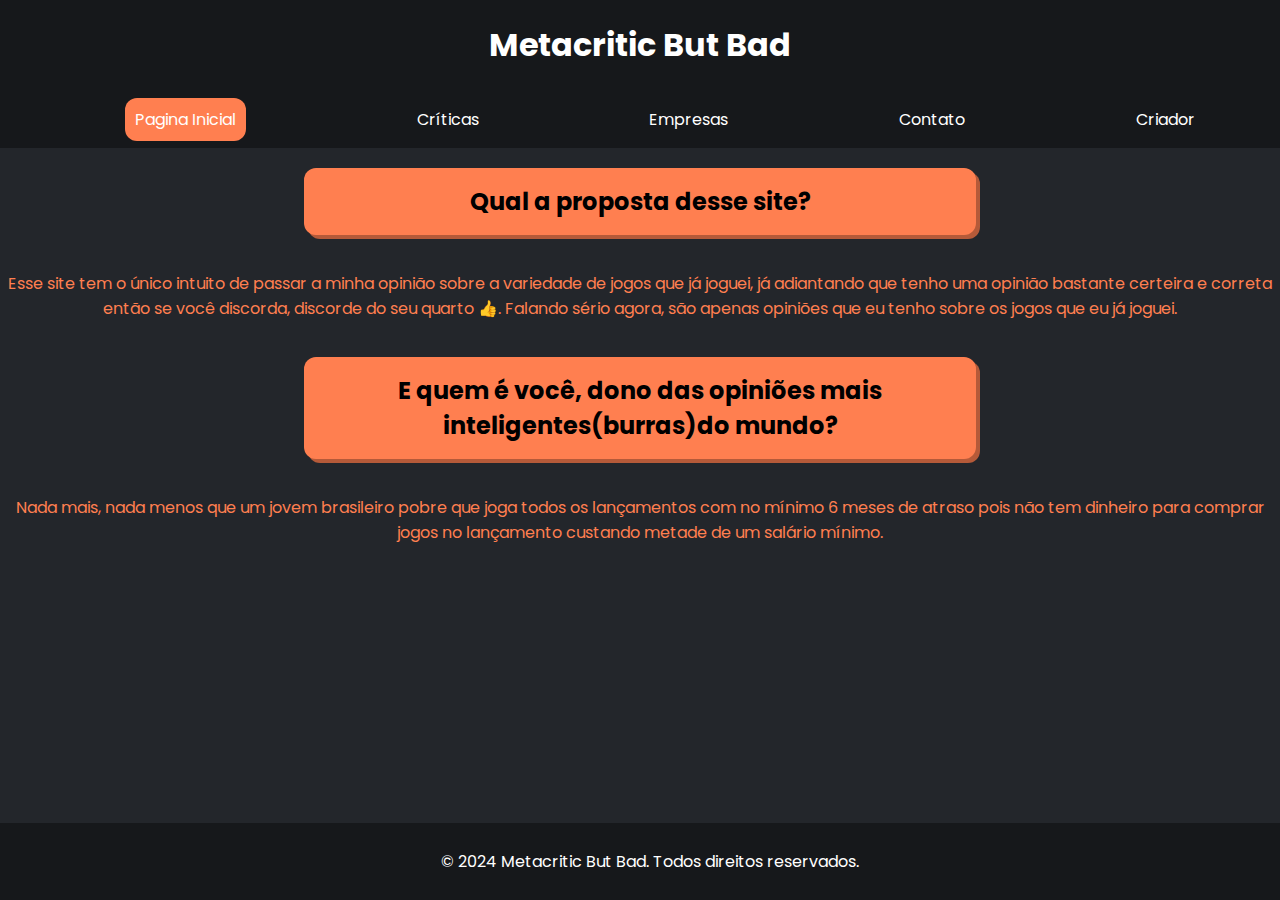
<file: Site-Critica/index.html>
<!DOCTYPE html>
<html lang="pt-br">

<head>
    <meta charset="UTF-8">
    <meta name="viewport" content="width=device-width, initial-scale = 1">
    <meta name="autor" content="Guilherme Padilha">
    <title>Página Inicial</title>
    <link rel="stylesheet" href="cssoriginal.css">
    <link rel="stylesheet" href="pagina_principal.css">
</head>

<body>
    <header>
        <h1>Metacritic But Bad</h1>
        <nav>
            <ul>
                <li><a id="index" href="index.html">Pagina Inicial</a></li>
                <li><a id="criticas" href="criticas.html">Críticas</a></li>
                <li><a id="empresas" href="empresas.html">Empresas</a></li>
                <li><a id="contato" href="contato.html">Contato</a></li>
                <li><a id="criador" href="criador.html">Criador</a></li>
            </ul>
        </nav>
    </header>
    <div>
        <h2 class="sobre">Qual a proposta desse site?</h2>
        <p>Esse site tem o único intuito de passar a minha opinião sobre a variedade de jogos que já joguei, já
            adiantando que tenho uma opinião bastante certeira e correta então se você discorda, discorde do seu quarto
            👍. Falando sério agora, são apenas opiniões que eu tenho sobre os jogos que eu já joguei.
        </p>
    </div>
    <div>
        <h2 class="sobre">E quem é você, dono das opiniões mais inteligentes(burras)do mundo?</h2>
        <p>Nada mais, nada menos que um jovem brasileiro pobre que joga todos os lançamentos com no mínimo 6 meses de
            atraso pois não tem dinheiro para comprar jogos no lançamento custando metade de um salário mínimo.</p>
    </div>

    <footer>
        <p>&copy; 2024 Metacritic But Bad. Todos direitos reservados.</p>
    </footer>
</body>

</html>
</file>
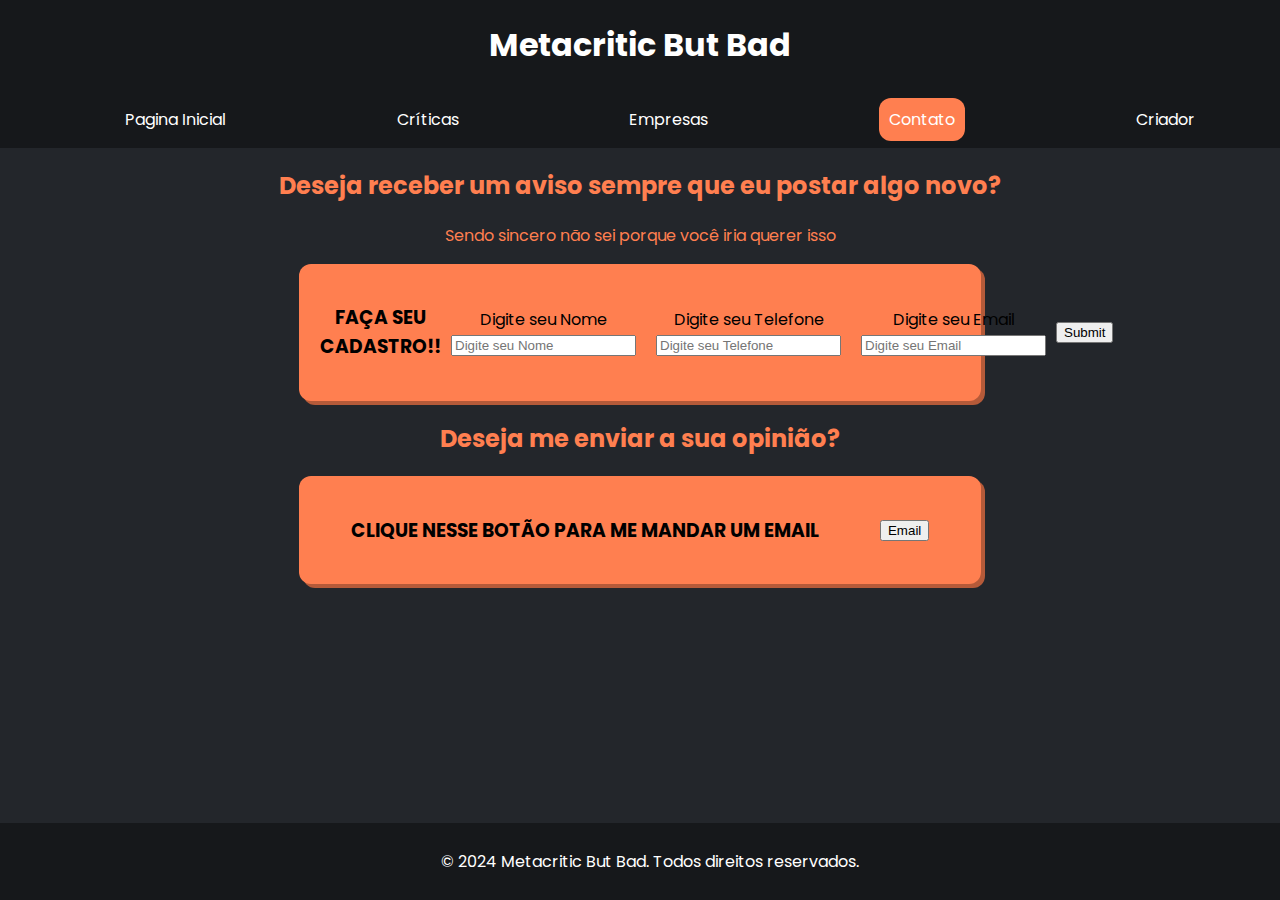
<file: Site-Critica/contato.html>
<!DOCTYPE html>
<html lang="pt-br">

<head>
    <meta charset="UTF-8">
    <meta name="viewport" content="width=device-width, initial-scale = 1">
    <meta name="autor" content="Guilherme Padilha">
    <title>Contato</title>
    <link rel="stylesheet" href="cssoriginal.css">
    <link rel="stylesheet" href="contato.css">
</head>

<body>
    <header>
        <h1>Metacritic But Bad</h1>
        <nav>
            <ul>
                <li><a id="index" href="index.html">Pagina Inicial</a></li>
                <li><a id="criticas" href="criticas.html">Críticas</a></li>
                <li><a id="empresas" href="empresas.html">Empresas</a></li>
                <li><a id="contato" href="contato.html">Contato</a></li>
                <li><a id="criador" href="criador.html">Criador</a></li>
            </ul>
        </nav>
    </header>

    <div class="contato">
        <h2>Deseja receber um aviso sempre que eu postar algo novo?</h2>
        <p>Sendo sincero não sei porque você iria querer isso</p>
    </div>
    <div class="card">
        <div class="formulario">
            <h3>FAÇA SEU CADASTRO!!</h3>
            <div class="cadastro">
                <label for="nome">Digite seu Nome</label>
                <input type="text" placeholder="Digite seu Nome">
            </div>
            <div class="cadastro">
                <label for="numero">Digite seu Telefone</label>
                <input type="number" placeholder="Digite seu Telefone">
            </div>

            <div class="cadastro">
                <label for="email">Digite seu Email</label>
                <input type="email" placeholder="Digite seu Email">
            </div>
            <input type="submit">
        </div>
    </div>

    <div class="contato">
        <h2>Deseja me enviar a sua opinião?</h2>
    </div>
    <div class="card">
        <div class="formulario">
            <h3>CLIQUE NESSE BOTÃO PARA ME MANDAR UM EMAIL</h3>
            <button><a href="mailto:guipadi86@gmail.com" target="_blank">Email</a></button>
        </div>
    </div>

    <footer>
        <p>&copy; 2024 Metacritic But Bad. Todos direitos reservados.</p>
    </footer>
</body>

</html>
</file>
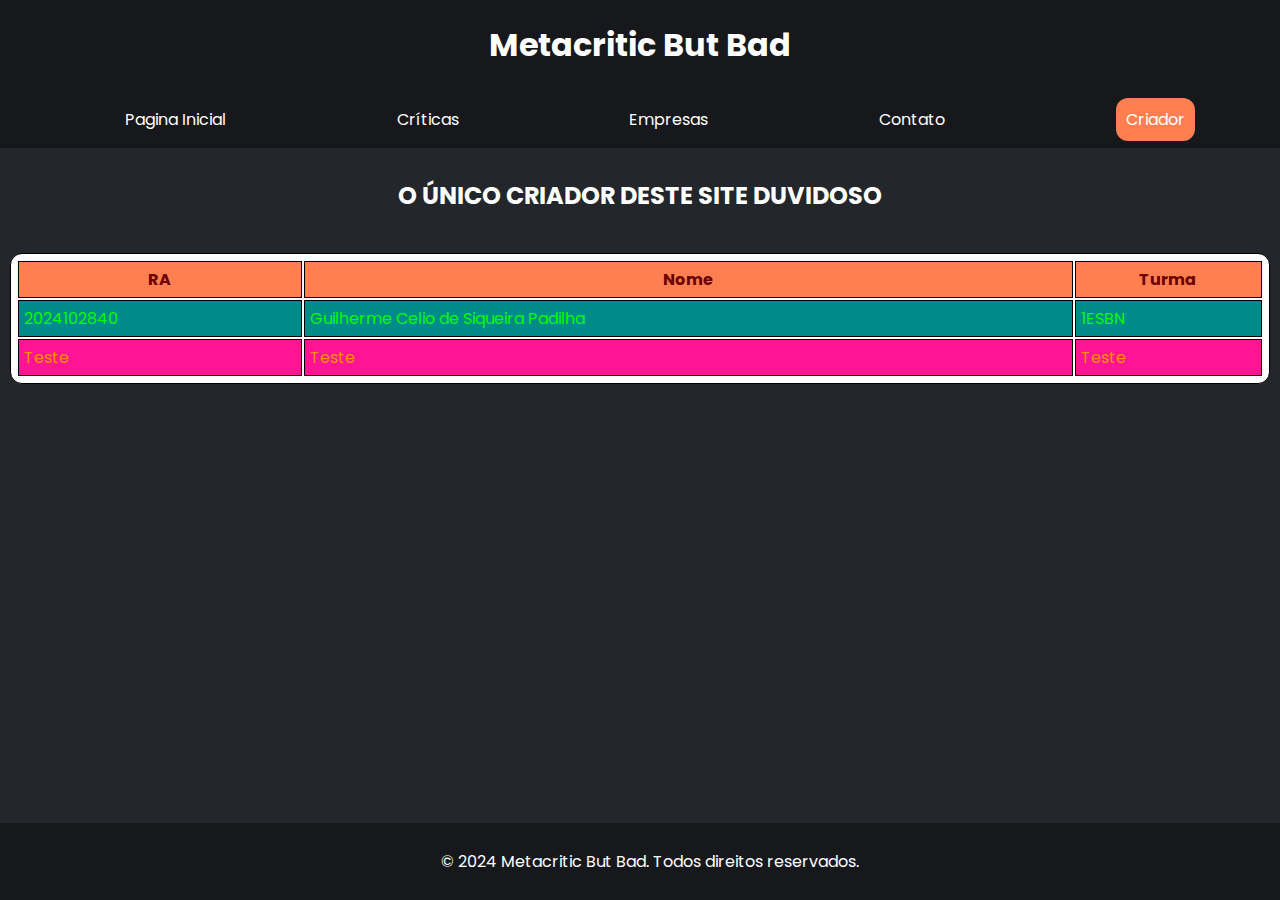
<file: Site-Critica/criador.html>
<!DOCTYPE html>
<html lang="pt-br">

<head>
    <meta charset="UTF-8">
    <meta name="viewport" content="width=device-width, initial-scale = 1">
    <meta name="autor" content="Guilherme Padilha">
    <title>Criador</title>
    <link rel="stylesheet" href="cssoriginal.css">
    <link rel="stylesheet" href="criador.css">
</head>

<body>
    <header>
        <h1>Metacritic But Bad</h1>
        <nav>
            <ul>
                <li><a id="index" href="index.html">Pagina Inicial</a></li>
                <li><a id="criticas" href="criticas.html">Críticas</a></li>
                <li><a id="empresas" href="empresas.html">Empresas</a></li>
                <li><a id="contato" href="contato.html">Contato</a></li>
                <li><a id="criador" href="criador.html">Criador</a></li>
            </ul>
        </nav>
    </header>

    <h2>O ÚNICO CRIADOR DESTE SITE DUVIDOSO</h2>
    <div>
        <table>
            <tr id="cabecalho">
                <th class="cabecalho">RA</th>
                <th class="cabecalho">Nome</th>
                <th class="cabecalho">Turma</th>
            </tr>
            <tr>
                <td class="nome1">2024102840</td>
                <td class="nome1">Guilherme Celio de Siqueira Padilha</td>
                <td class="nome1">1ESBN</td>
            </tr>
            <tr>
                <td class="nome2">Teste</td>
                <td class="nome2">Teste</td>
                <td class="nome2">Teste</td>
            </tr>
        </table>
    </div>


    <footer>
        <p>&copy; 2024 Metacritic But Bad. Todos direitos reservados.</p>
    </footer>
</body>

</html>
</file>
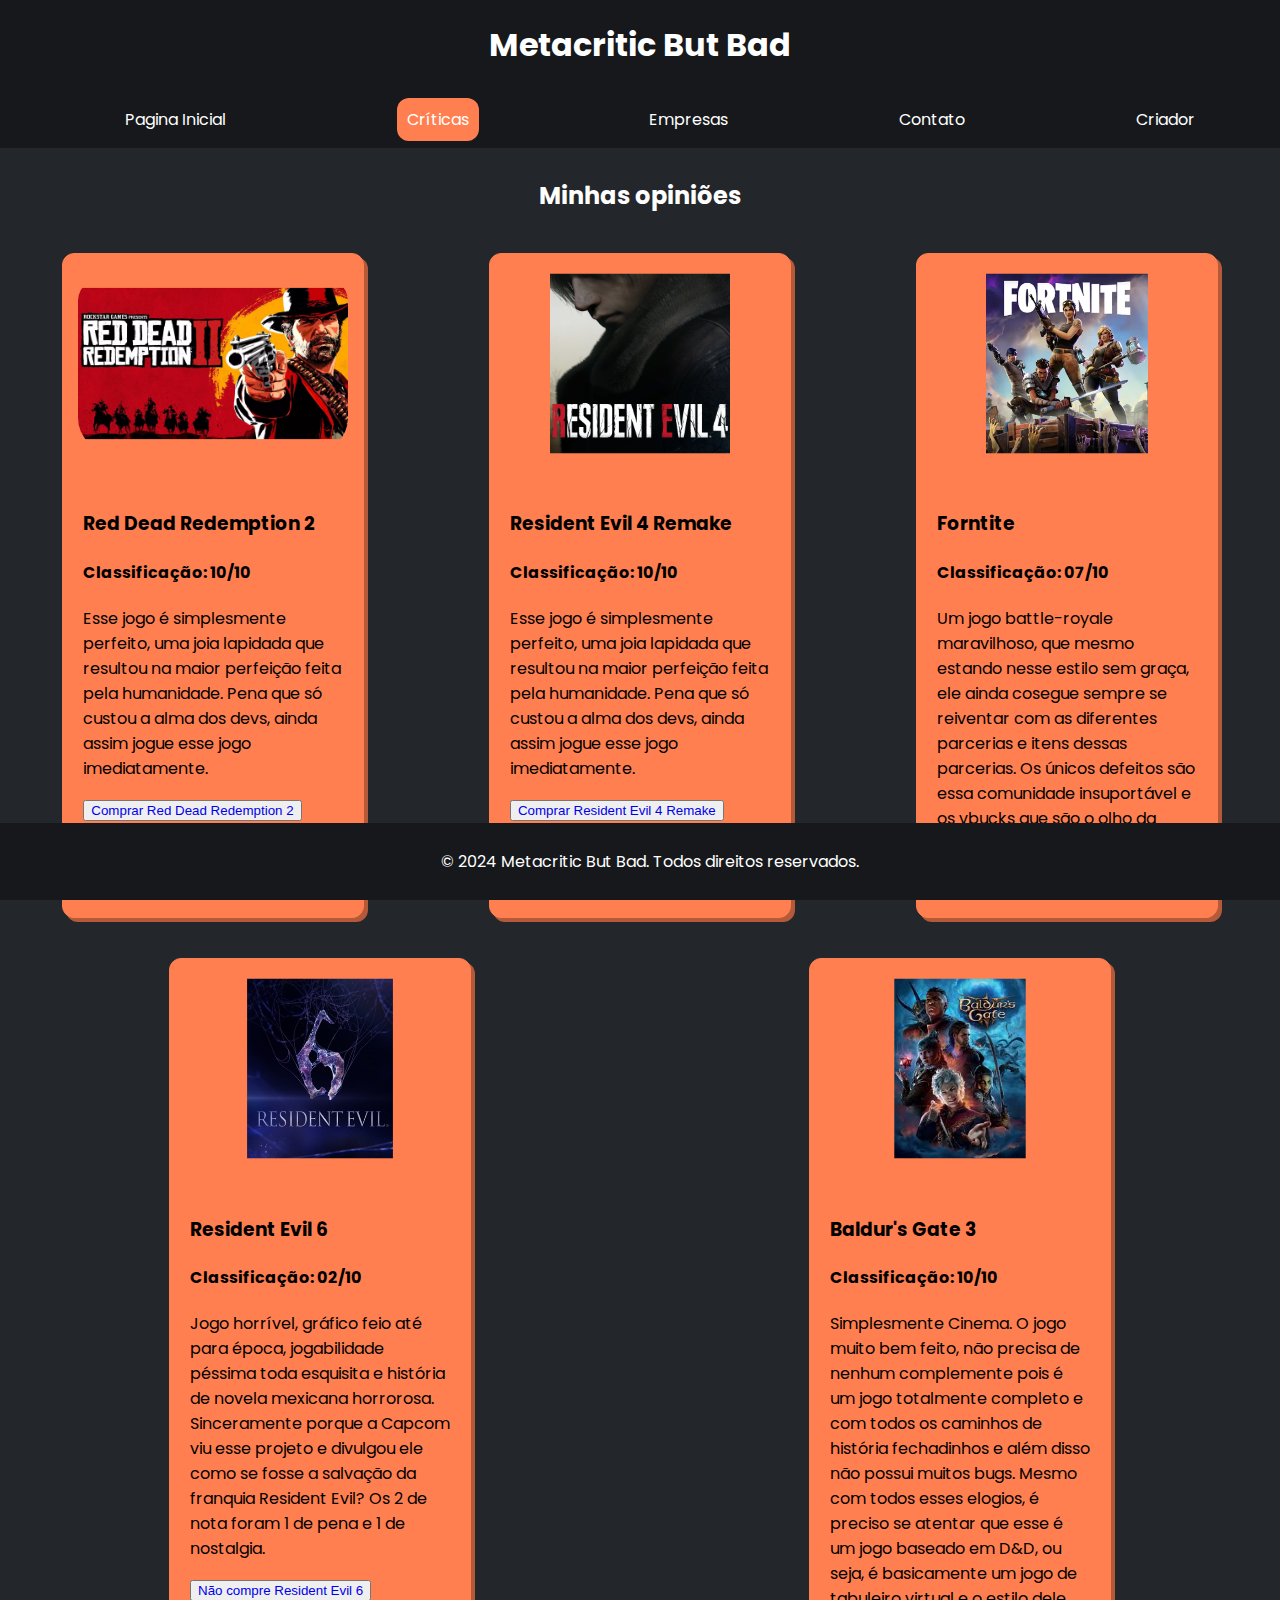
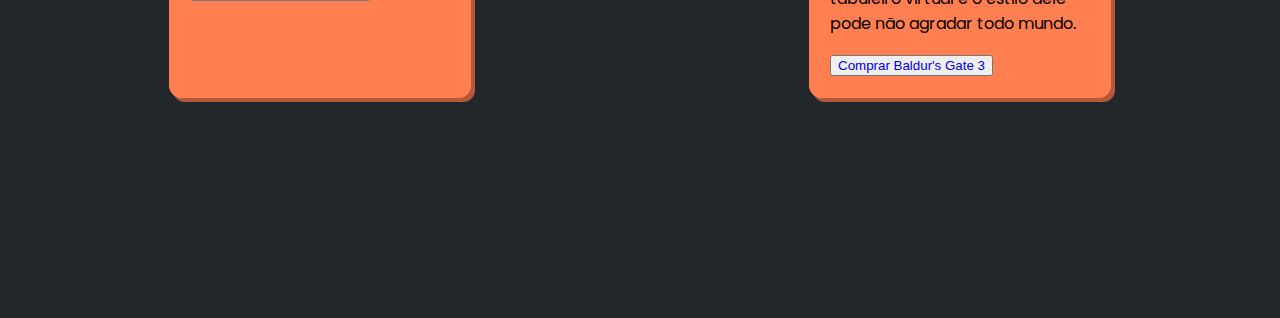
<file: Site-Critica/criticas.html>
<!DOCTYPE html>
<html lang="pt-br">

<head>
    <meta charset="UTF-8">
    <meta name="viewport" content="width=device-width, inital-scale = 1">
    <meta name="autor" content="Guilherme Padilha">
    <title>Críticas</title>
    <link rel="stylesheet" href="cssoriginal.css">
    <link rel="stylesheet" href="criticas.css">
</head>

<body>
    <header>
        <h1>Metacritic But Bad</h1>
        <nav>
            <ul>
                <li><a id="index" href="index.html">Pagina Inicial</a></li>
                <li><a id="criticas" href="criticas.html">Críticas</a></li>
                <li><a id="empresas" href="empresas.html">Empresas</a></li>
                <li><a id="contato" href="contato.html">Contato</a></li>
                <li><a id="criador" href="criador.html">Criador</a></li>
            </ul>
        </nav>
    </header>

    <h2>Minhas opiniões</h2>

    <div id="allcards">
        <div class="card">
            <img src="rdr2_img.jpg">
            <div class="card-texto">
                <h3>Red Dead Redemption 2</h3>
                <h4>Classificação: 10/10</h4>
                <p>Esse jogo é simplesmente perfeito, uma joia lapidada que resultou na maior perfeição feita pela
                    humanidade. Pena que só custou a alma dos devs, ainda assim jogue esse jogo imediatamente.</p>

                <button class="botao"><a
                        href="https://store.steampowered.com/app/1174180/Red_Dead_Redemption_2/">Comprar Red Dead
                        Redemption 2</a></button>
            </div>
        </div>

        <div class="card">
            <img src="re4_img.jpg">
            <div class="card-texto">
                <h3>Resident Evil 4 Remake</h3>
                <h4>Classificação: 10/10</h4>
                <p>Esse jogo é simplesmente perfeito, uma joia lapidada que resultou na maior perfeição feita pela
                    humanidade. Pena que só custou a alma dos devs, ainda assim jogue esse jogo imediatamente.</p>

                <button class="botao"><a href="https://store.steampowered.com/app/2050650/Resident_Evil_4/">Comprar
                        Resident Evil 4 Remake</a></button>
            </div>
        </div>

        <div class="card">
            <img src="fortnite_img.jpg.jpg">
            <div class="card-texto">
                <h3>Forntite</h3>
                <h4>Classificação: 07/10</h4>
                <p>Um jogo battle-royale maravilhoso, que mesmo estando nesse estilo sem graça, ele ainda cosegue sempre
                    se reiventar com as diferentes parcerias e itens dessas parcerias. Os únicos defeitos são essa
                    comunidade insuportável e os vbucks que são o olho da cara.</p>

                <button class="botao"><a href="https://www.fortnite.com/">Baixar Fortnite Gratuitamente</a></button>
            </div>
        </div>

        <div class="card">
            <img src="re6_img.jpg">
            <div class="card-texto">
                <h3>Resident Evil 6</h3>
                <h4>Classificação: 02/10</h4>
                <p>Jogo horrível, gráfico feio até para época, jogabilidade péssima toda esquisita e história de novela
                    mexicana horrorosa. Sinceramente porque a Capcom viu esse projeto e divulgou ele como se fosse a
                    salvação da franquia Resident Evil? Os 2 de nota foram 1 de pena e 1 de nostalgia.</p>

                <button class="botao"><a href="https://store.steampowered.com/app/221040/Resident_Evil_6/">Não compre
                        Resident Evil 6</a></button>
            </div>
        </div>

        <div class="card">
            <img src="bd3_img.jpg">
            <div class="card-texto">
                <h3>Baldur's Gate 3</h3>
                <h4>Classificação: 10/10</h4>
                <p>Simplesmente Cinema. O jogo muito bem feito, não precisa de nenhum complemente pois é um jogo
                    totalmente completo e com todos os caminhos de história fechadinhos e além disso não possui muitos bugs.
                    Mesmo com todos esses elogios, é preciso se atentar que esse é um jogo baseado em D&D, ou seja, é
                    basicamente um jogo de tabuleiro virtual e o estilo dele pode não agradar todo mundo.</p>

                <button class="botao"><a
                        href="https://store.steampowered.com/app/1086940/Baldurs_Gate_3/">Comprar Baldur's Gate 3</a></button>
            </div>
        </div>
    </div>

    <footer>
        <p>&copy; 2024 Metacritic But Bad. Todos direitos reservados.</p>
    </footer>
</body>

</html>
</file>
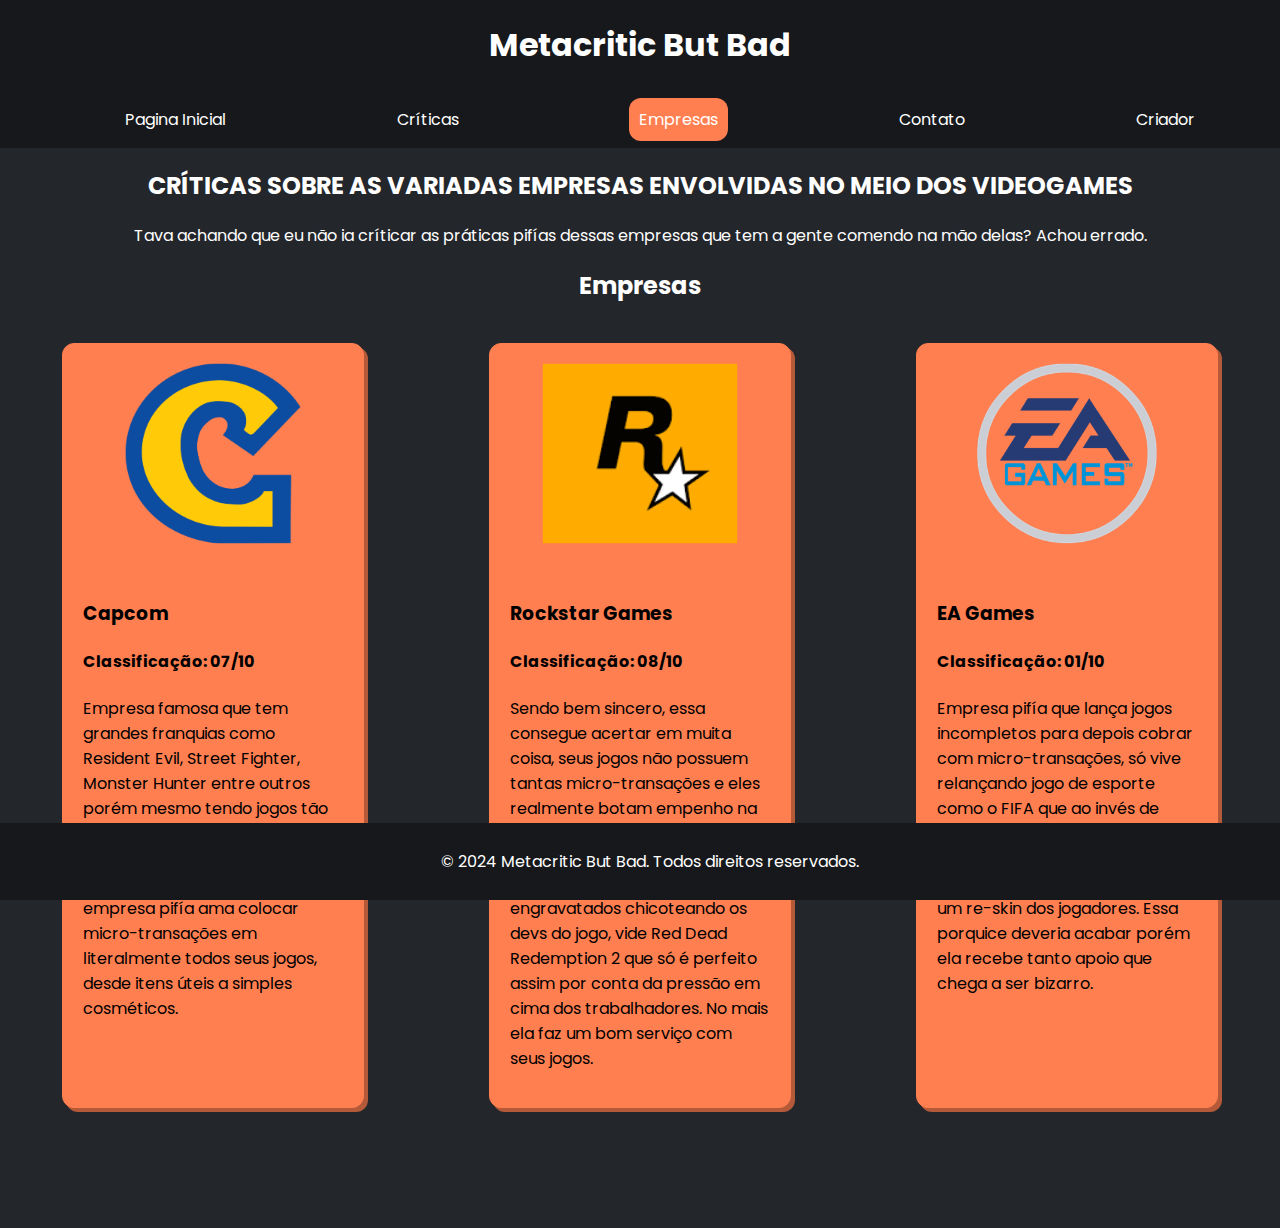
<file: Site-Critica/empresas.html>
<!DOCTYPE html>
<html lang="pt-br">

<head>
    <meta charset="UTF-8">
    <meta name="viewport" content="width=device-width, initial-scale = 1">
    <meta name="autor" content="Guilherme Padilha">
    <title>Empresas</title>
    <link rel="stylesheet" href="cssoriginal.css">
    <link rel="stylesheet" href="empresas.css">
</head>

<body>
    <header>
        <h1>Metacritic But Bad</h1>
        <nav>
            <ul>
                <li><a id="index" href="index.html">Pagina Inicial</a></li>
                <li><a id="criticas" href="criticas.html">Críticas</a></li>
                <li><a id="empresas" href="empresas.html">Empresas</a></li>
                <li><a id="contato" href="contato.html">Contato</a></li>
                <li><a id="criador" href="criador.html">Criador</a></li>
            </ul>
        </nav>
    </header>

    <div class="titulo">
        <h2>CRÍTICAS SOBRE AS VARIADAS EMPRESAS ENVOLVIDAS NO MEIO DOS VIDEOGAMES</h2>
        <p>Tava achando que eu não ia críticar as práticas pifías dessas empresas que tem a gente comendo na mão delas?
            Achou errado.</p>
    </div>

    <h2>Empresas</h2>

    <div id="allcards">
        <div class="card">
            <img src="capcom.png">
            <div class="card-texto">
                <h3>Capcom</h3>
                <h4>Classificação: 07/10</h4>
                <p>Empresa famosa que tem grandes franquias como Resident Evil, Street Fighter, Monster Hunter entre
                    outros porém mesmo tendo jogos tão fodas no currículo e tendo preços um tanto acessíveis, não
                    podemos esquecer que essa empresa pifía ama colocar micro-transações em literalmente todos seus
                    jogos, desde itens úteis a simples cosméticos.</p>
            </div>
        </div>

        <div class="card">
            <img src="rockstar.png">
            <div class="card-texto">
                <h3>Rockstar Games</h3>
                <h4>Classificação: 08/10</h4>
                <p>Sendo bem sincero, essa consegue acertar em muita coisa, seus jogos não possuem tantas
                    micro-transações e eles realmente botam empenho na produção dos mesmos, porém não podemos esquecer
                    que esse empenho são os "queridos" engravatados chicoteando os devs do jogo, vide Red Dead
                    Redemption 2 que só é perfeito assim por conta da pressão em cima dos trabalhadores. No mais ela faz
                    um bom serviço com seus jogos.</p>
            </div>
        </div>

        <div class="card">
            <img src="ea.png">
            <div class="card-texto">
                <h3>EA Games</h3>
                <h4>Classificação: 01/10</h4>
                <p>Empresa pifía que lança jogos incompletos para depois cobrar com micro-transações, só vive
                    relançando jogo de esporte como o FIFA que ao invés de atualizarem todo ano, eles relançam com preço
                    de AAA novo e a única coisa que fazem é um re-skin dos jogadores. Essa porquice deveria acabar porém
                    ela recebe tanto apoio que chega a ser bizarro.</p>
            </div>
        </div>
        </div>
    </div>
    <footer>
        <p>&copy; 2024 Metacritic But Bad. Todos direitos reservados.</p>
    </footer>
</body>

</html>
</file>
<file: Site-Critica/cssoriginal.css>
@import url('https://fonts.googleapis.com/css2?family=Poppins&display=swap');

body{
    width: 100%;
    height: 100%;
    margin: 0px;
    background-color: #23262b;
    font-family: Poppins, sans-serif;
}

header{
    background-color: #16181b;
    display: flex;
    color: white;
    flex-direction: column;
    margin: 0%;
}

header h1{
    text-align: center;
}

header ul{
    display: flex;
    justify-content: space-around;
    flex-direction: row;
    list-style-type: none;
    cursor: pointer;
}

ul :hover{
    color: coral;
    transition: 0.5s;
}

header a{
    text-decoration: none;
    color: white;
}

footer {
    position: fixed;
    bottom: 0;
    width: 100%;
    background-color: #16181b;
    display: flex;
    justify-content: center;
    color: white;
    padding: 10px;
}
</file>
<file: Site-Critica/pagina_principal.css>
div{
    display: flex;
    text-align: center;
    flex-direction: column;
    align-items: center;
}

#index{
    border: 10px transparent solid;
    background-color: coral;
    border-radius: 12px;
}

.sobre{
    border: solid 1px transparent;
    box-shadow: 4px 4px rgb(181, 90, 57);
    color: white;
    background-color: coral;
    color: black;
    border-radius: 12px;
    width: 50%;
    height: auto;
    padding: 15px;
}

div p{
    color: coral;
}
</file>
<file: Site-Critica/contato.css>
.contato{
    text-align: center;
    color: coral;
}

#contato{
    border: 10px transparent solid;
    background-color: coral;
    border-radius: 12px;
}

.card{
    display: flex;
    width: 100%;
    justify-content: center;
}

.formulario{
    display: flex;
    justify-content: space-around;
    text-align: center;
    align-items: center;
    border: 1px solid transparent;
    background-color: coral;
    color: black;
    border-radius: 12px;
    box-shadow: 4px 4px rgb(181, 90, 57);
    padding: 20px;
    width: 50%;
}

.cadastro{
    text-align: center;
    padding: 10px;
    width: 50%;
}

a{
    text-decoration: none;
    color: black;
}
</file>
<file: Site-Critica/criador.css>
h2{
    color: white;
    padding: 10px;
    text-align: center;
}

#criador{
    border: 10px transparent solid;
    background-color: coral;
    border-radius: 12px;
}

table, th, td{
    border: 1px solid rgb(0, 0, 0);
    background-color: rgb(255, 255, 255);
    padding: 5px;
}

table{
    border-radius: 12px;
    width: 100%;
}

div{
    padding: 10px;
}

#cabecalho{
    color: rgb(107, 0, 0);
}

.cabecalho{
    background-color: coral;
}
.nome1{
    background-color: darkcyan;
    color: rgb(0, 252, 0);
}

.nome2{
    background-color: deeppink;
    color: rgb(255, 145, 0);
}
</file>
<file: Site-Critica/criticas.css>
html{
    padding-bottom: 200px;
}

#criticas{
    border: 10px transparent solid;
    background-color: coral;
    border-radius: 12px;
}

h2{
    text-align: center;
    color: white;
    padding-top: 10px;
}

#allcards{
    display: flex;
    flex-direction: row;
    justify-content: space-around;
    flex-wrap: wrap;
}

.card{
    width: 300px;
    border: solid 1px coral;
    background-color: coral;
    border-radius: 12px;
    overflow: hidden;
    margin: 20px;
    box-shadow: 4px 4px rgb(181, 90, 57);
}

img{
    width: 100%;
    height: 200px;
    object-fit: contain;
    border-radius: 40px;
    padding-top: 10px;
    scale: 0.9;
}

.card-texto{
    padding: 20px;
}

.botao button{
    cursor: pointer;
}

.botao a{
    text-decoration: none;
}

.botao :hover{
    transition: 0.3s;
    color: rgb(255, 68, 0);
}
</file>
<file: Site-Critica/empresas.css>
.titulo{
    text-align: center;
    color: white;
}

#empresas{
    border: 10px transparent solid;
    background-color: coral;
    border-radius: 12px;
}

h2{
    text-align: center;
    color: white;
}

#allcards{
    display: flex;
    flex-direction: row;
    justify-content: space-around;
    flex-wrap: wrap;
    padding-bottom: 100px;
}

.card{
    width: 300px;
    border: solid 1px coral;
    background-color: coral;
    border-radius: 12px;
    overflow: hidden;
    margin: 20px;
    box-shadow: 4px 4px rgb(181, 90, 57);
}

img{
    width: 100%;
    height: 200px;
    object-fit: contain;
    border-radius: 40px;
    padding-top: 10px;
    scale: 0.9;
}

.card-texto{
    padding: 20px;
}
</file>
